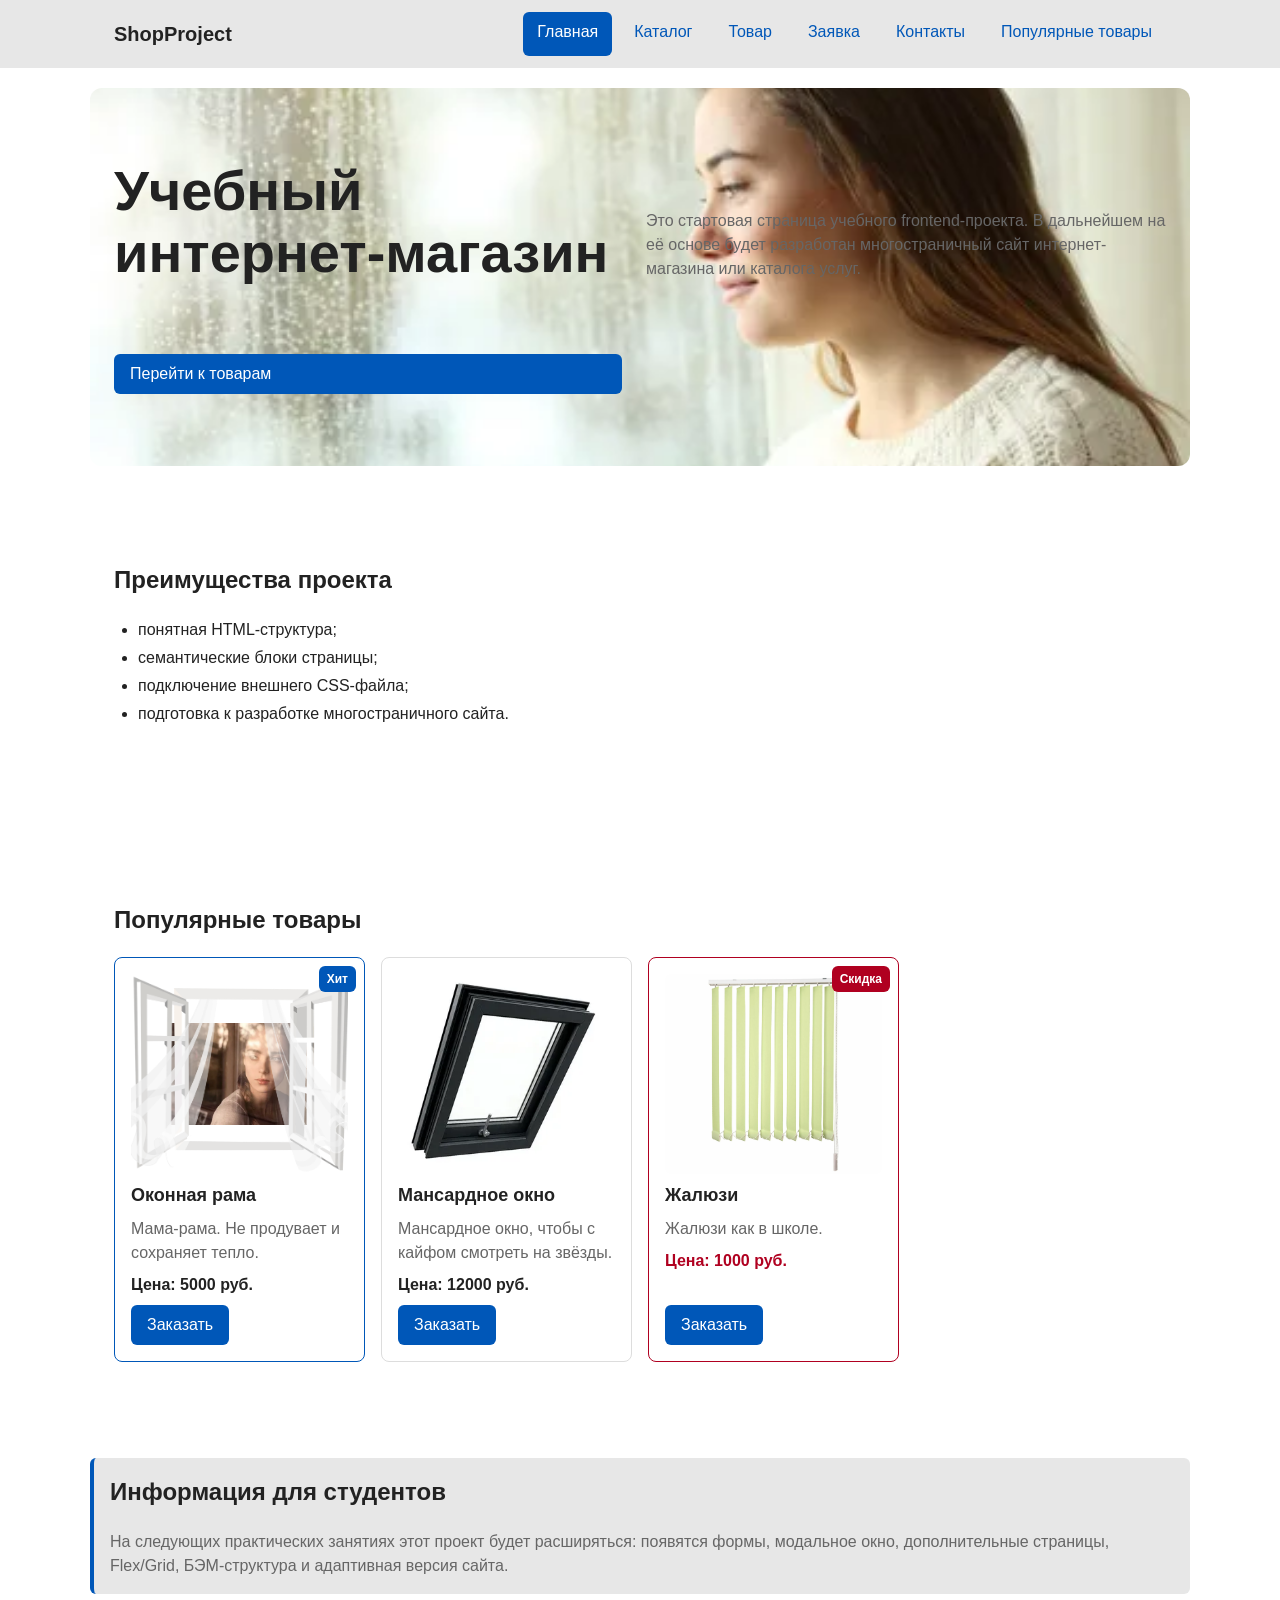
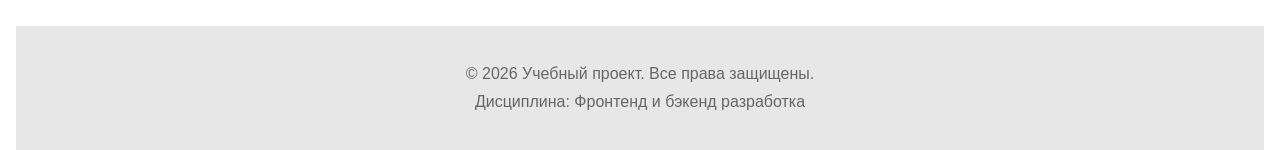
<file: index.html>
<!DOCTYPE html>
<html lang="ru">
<head>
  <meta charset="UTF-8">
  <meta name="viewport" content="width=device-width, initial-scale=1.0">
  <meta name="description" content="Учебный интернет-магазин: главная страница с популярными товарами.">
  <title>Учебный интернет-магазин — Главная</title>
  <link rel="stylesheet" href="css/style.css">
  <link rel="stylesheet" href="css/responsive.css">
  <script src="js/main.js" defer></script>
</head>
<body>

  <header class="site-header">
    <div class="site-header__inner">
      <a class="site-header__logo" href="index.html">ShopProject</a>

      <nav class="site-nav" aria-label="Основная навигация">
        <ul class="site-nav__list">
          <li class="site-nav__item">
            <a class="site-nav__link site-nav__link--active" href="index.html">Главная</a>
          </li>
          <li class="site-nav__item">
            <a class="site-nav__link" href="catalog.html">Каталог</a>
          </li>
          <li class="site-nav__item">
            <a class="site-nav__link" href="product.html">Товар</a>
          </li>
          <li class="site-nav__item">
            <a class="site-nav__link" href="order.html">Заявка</a>
          </li>
          <li class="site-nav__item">
            <a class="site-nav__link" href="contacts.html">Контакты</a>
          </li>
          <li class="site-nav__item">
            <a class="site-nav__link" href="#popular">Популярные товары</a>
          </li>
        </ul>
      </nav>
    </div>
  </header>

  <main>
    <section class="hero">
      <h1 class="hero__title">Учебный интернет-магазин</h1>
      <p class="hero__text">
        Это стартовая страница учебного frontend-проекта.
        В дальнейшем на её основе будет разработан многостраничный сайт
        интернет-магазина или каталога услуг.
      </p>
      <a class="button button--primary" href="#popular">Перейти к товарам</a>
    </section>

    <section class="section" id="advantages">
      <h2 class="section__title">Преимущества проекта</h2>
      <ul class="advantages-list">
        <li class="advantages-list__item">понятная HTML-структура;</li>
        <li class="advantages-list__item">семантические блоки страницы;</li>
        <li class="advantages-list__item">подключение внешнего CSS-файла;</li>
        <li class="advantages-list__item">подготовка к разработке многостраничного сайта.</li>
      </ul>
    </section>

    <section class="section" id="popular">
      <h2 class="section__title">Популярные товары</h2>

      <div class="products-grid">
        <article class="product-card product-card--featured">
          <span class="product-card__badge">Хит</span>
          <img src="images/i.webp" alt="Оконная рама" class="product-card__image">
          <h3 class="product-card__title">Оконная рама</h3>
          <p class="product-card__description">Мама-рама. Не продувает и сохраняет тепло.</p>
          <p class="product-card__price">Цена: 5000 руб.</p>
          <button class="button button--primary product-card__button" type="button" data-product="Оконная рама">
            Заказать
          </button>
        </article>

        <article class="product-card">
          <img src="images/окно мансардное.webp" alt="Мансардное окно" class="product-card__image">
          <h3 class="product-card__title">Мансардное окно</h3>
          <p class="product-card__description">Мансардное окно, чтобы с кайфом смотреть на звёзды.</p>
          <p class="product-card__price">Цена: 12000 руб.</p>
          <button class="button button--primary product-card__button" type="button" data-product="Мансардное окно">
            Заказать
          </button>
        </article>

        <article class="product-card product-card--discount">
          <span class="product-card__badge product-card__badge--sale">Скидка</span>
          <img src="images/жалюзи.webp" alt="Жалюзи" class="product-card__image">
          <h3 class="product-card__title">Жалюзи</h3>
          <p class="product-card__description">Жалюзи как в школе.</p>
          <p class="product-card__price">Цена: 1000 руб.</p>
          <button class="button button--primary product-card__button" type="button" data-product="Жалюзи">
            Заказать
          </button>
        </article>
      </div>
    </section>

    <aside class="aside-info">
      <h2 class="aside-info__title">Информация для студентов</h2>
      <p class="aside-info__text">
        На следующих практических занятиях этот проект будет расширяться:
        появятся формы, модальное окно, дополнительные страницы, Flex/Grid,
        БЭМ-структура и адаптивная версия сайта.
      </p>
    </aside>
  </main>

  <footer class="site-footer" id="contacts">
    <p class="site-footer__text">&copy; 2026 Учебный проект. Все права защищены.</p>
    <p class="site-footer__text">Дисциплина: Фронтенд и бэкенд разработка</p>
  </footer>

  <button class="to-top" id="to-top" type="button" aria-label="Наверх">↑</button>

  <dialog class="order-dialog" id="order-dialog" aria-labelledby="order-dialog-title">
    <h2 class="order-dialog__title" id="order-dialog-title">Оформление заявки</h2>

    <form class="order-form" id="order-form" action="#" method="post" novalidate>
      <input id="selected-product" name="selected-product" type="hidden">

      <div class="order-form__field">
        <label class="order-form__label" for="order-name">Имя</label>
        <input class="order-form__input" id="order-name" name="name" type="text"
               placeholder="Введите ваше имя" minlength="2" autocomplete="given-name" required>
      </div>

      <div class="order-form__field">
        <label class="order-form__label" for="order-email">E-mail</label>
        <input class="order-form__input" id="order-email" name="email" type="email"
               placeholder="example@mail.ru" autocomplete="email" required>
      </div>

      <div class="order-form__field">
        <label class="order-form__label" for="order-phone">Телефон</label>
        <input class="order-form__input" id="order-phone" name="phone" type="tel"
               inputmode="tel" placeholder="+7 (900) 000-00-00"
               pattern="^\+7 \(\d{3}\) \d{3}-\d{2}-\d{2}$" required>
        <small class="order-form__hint">Формат: +7 (900) 000-00-00</small>
      </div>

      <div class="order-form__field">
        <label class="order-form__label" for="order-date">Дата связи</label>
        <input class="order-form__input" id="order-date" name="date" type="date">
      </div>

      <div class="order-form__field">
        <label class="order-form__label" for="order-topic">Тема заявки</label>
        <select class="order-form__select" id="order-topic" name="topic" required>
          <option value="">Выберите тему</option>
          <option value="product">Заказ товара</option>
          <option value="consultation">Консультация</option>
          <option value="delivery">Доставка</option>
        </select>
      </div>

      <div class="order-form__field">
        <label class="order-form__label" for="order-comment">Комментарий</label>
        <textarea class="order-form__textarea" id="order-comment" name="comment" rows="4"
                  placeholder="Укажите дополнительную информацию"></textarea>
      </div>

      <div class="order-form__field order-form__field--checkbox">
        <label class="order-form__label order-form__label--checkbox">
          <input class="order-form__checkbox" id="order-agreement" name="agreement" type="checkbox" required>
          Я согласен на обработку данных
        </label>
      </div>

      <div class="order-form__actions">
        <button class="button button--secondary" type="button" id="close-order-dialog">Закрыть</button>
        <button class="button button--primary" type="submit">Отправить заявку</button>
      </div>
    </form>
  </dialog>

  <p class="success-message" id="success-message" hidden>Форма успешно отправлена!</p>

</body>
</html>
</file>
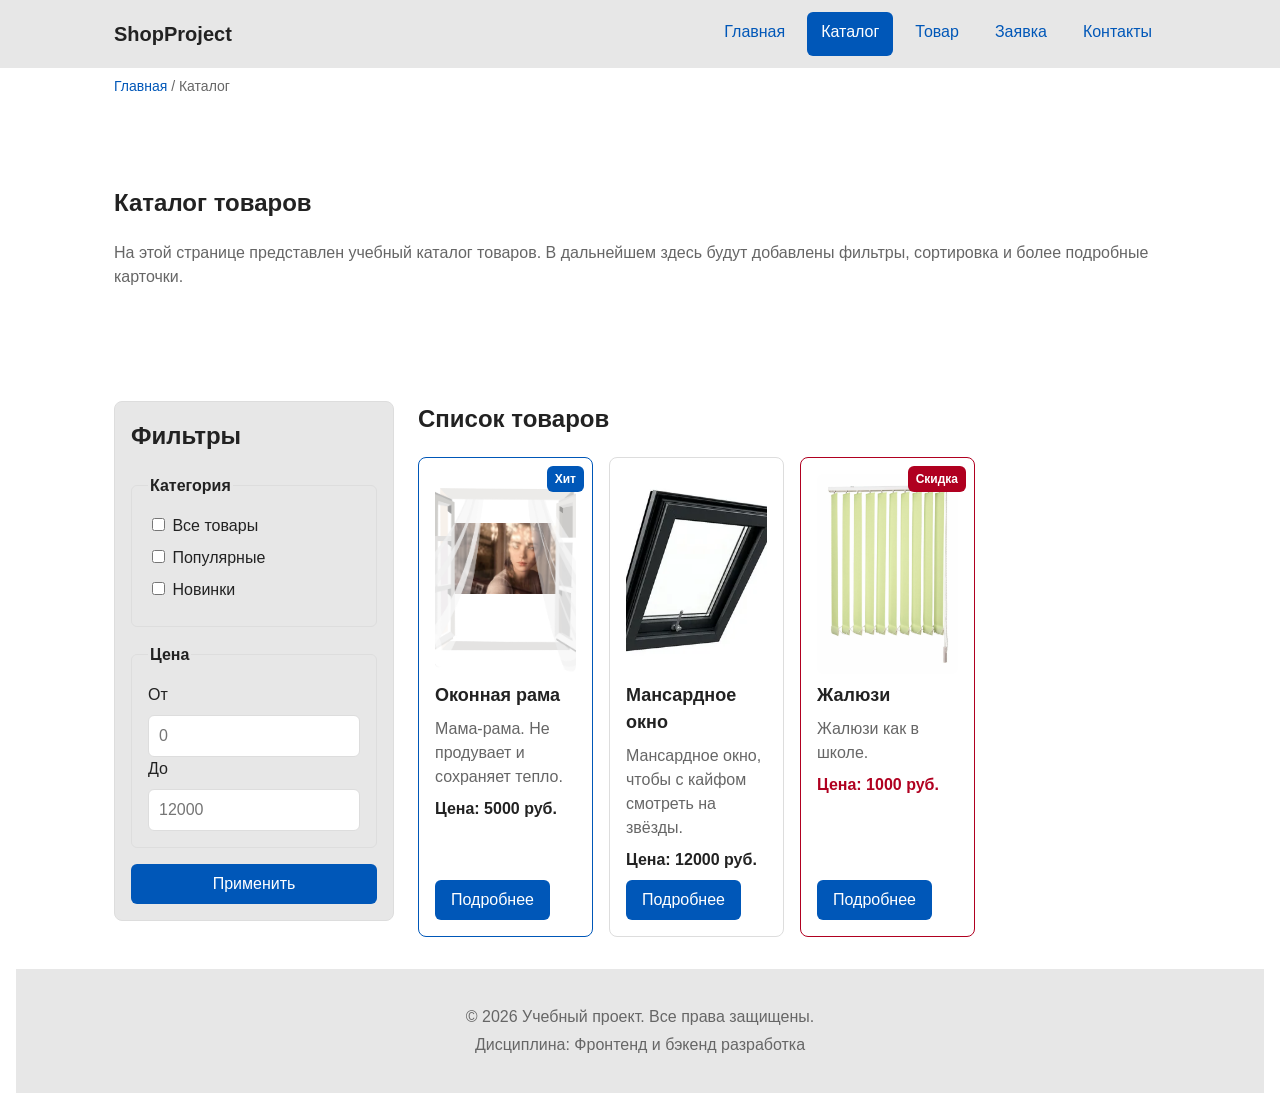
<file: catalog.html>
<!DOCTYPE html>
<html lang="ru">
<head>
  <meta charset="UTF-8">
  <meta name="viewport" content="width=device-width, initial-scale=1.0">
  <meta name="description" content="Каталог товаров учебного интернет-магазина.">
  <title>Каталог товаров — Учебный интернет-магазин</title>
  <link rel="stylesheet" href="css/style.css">
  <link rel="stylesheet" href="css/responsive.css">
</head>
<body>

  <header class="site-header">
    <div class="site-header__inner">
      <a class="site-header__logo" href="index.html">ShopProject</a>

      <nav class="site-nav" aria-label="Основная навигация">
        <ul class="site-nav__list">
          <li class="site-nav__item"><a class="site-nav__link" href="index.html">Главная</a></li>
          <li class="site-nav__item"><a class="site-nav__link site-nav__link--active" href="catalog.html">Каталог</a></li>
          <li class="site-nav__item"><a class="site-nav__link" href="product.html">Товар</a></li>
          <li class="site-nav__item"><a class="site-nav__link" href="order.html">Заявка</a></li>
          <li class="site-nav__item"><a class="site-nav__link" href="contacts.html">Контакты</a></li>
        </ul>
      </nav>
    </div>
  </header>

  <main>
    <nav class="breadcrumbs" aria-label="Хлебные крошки">
      <a class="breadcrumbs__link" href="index.html">Главная</a>
      <span class="breadcrumbs__current">Каталог</span>
    </nav>

    <section class="section">
      <h1 class="section__title">Каталог товаров</h1>
      <p class="section__text">
        На этой странице представлен учебный каталог товаров.
        В дальнейшем здесь будут добавлены фильтры, сортировка и более
        подробные карточки.
      </p>
    </section>

    <section class="catalog-layout">
      <aside class="catalog-filters">
        <h2 class="catalog-filters__title">Фильтры</h2>

        <form class="filters-form" action="#" method="get">
          <fieldset class="filters-form__group">
            <legend class="filters-form__legend">Категория</legend>

            <label class="filters-form__label">
              <input type="checkbox" name="category" value="all"> Все товары
            </label>
            <label class="filters-form__label">
              <input type="checkbox" name="category" value="popular"> Популярные
            </label>
            <label class="filters-form__label">
              <input type="checkbox" name="category" value="new"> Новинки
            </label>
          </fieldset>

          <fieldset class="filters-form__group">
            <legend class="filters-form__legend">Цена</legend>
            <label class="filters-form__label" for="price-from">От</label>
            <input class="filters-form__input" id="price-from" name="price-from" type="number" min="0" placeholder="0">
            <label class="filters-form__label" for="price-to">До</label>
            <input class="filters-form__input" id="price-to" name="price-to" type="number" min="0" placeholder="12000">
          </fieldset>

          <button class="button button--primary" type="submit">Применить</button>
        </form>
      </aside>

      <section class="catalog-products">
        <h2 class="section__title">Список товаров</h2>

        <div class="products-grid">
          <article class="product-card product-card--featured">
            <span class="product-card__badge">Хит</span>
            <img src="images/i.webp" alt="Оконная рама" class="product-card__image">
            <h3 class="product-card__title">Оконная рама</h3>
            <p class="product-card__description">Мама-рама. Не продувает и сохраняет тепло.</p>
            <p class="product-card__price">Цена: 5000 руб.</p>
            <a class="button button--primary product-card__button" href="product.html">Подробнее</a>
          </article>

          <article class="product-card">
            <img src="images/окно мансардное.webp" alt="Мансардное окно" class="product-card__image">
            <h3 class="product-card__title">Мансардное окно</h3>
            <p class="product-card__description">Мансардное окно, чтобы с кайфом смотреть на звёзды.</p>
            <p class="product-card__price">Цена: 12000 руб.</p>
            <a class="button button--primary product-card__button" href="product.html">Подробнее</a>
          </article>

          <article class="product-card product-card--discount">
            <span class="product-card__badge product-card__badge--sale">Скидка</span>
            <img src="images/жалюзи.webp" alt="Жалюзи" class="product-card__image">
            <h3 class="product-card__title">Жалюзи</h3>
            <p class="product-card__description">Жалюзи как в школе.</p>
            <p class="product-card__price">Цена: 1000 руб.</p>
            <a class="button button--primary product-card__button" href="product.html">Подробнее</a>
          </article>
        </div>
      </section>
    </section>
  </main>

  <footer class="site-footer">
    <p class="site-footer__text">&copy; 2026 Учебный проект. Все права защищены.</p>
    <p class="site-footer__text">Дисциплина: Фронтенд и бэкенд разработка</p>
  </footer>

  <button class="to-top" id="to-top" type="button" aria-label="Наверх">↑</button>

</body>
</html>
</file>
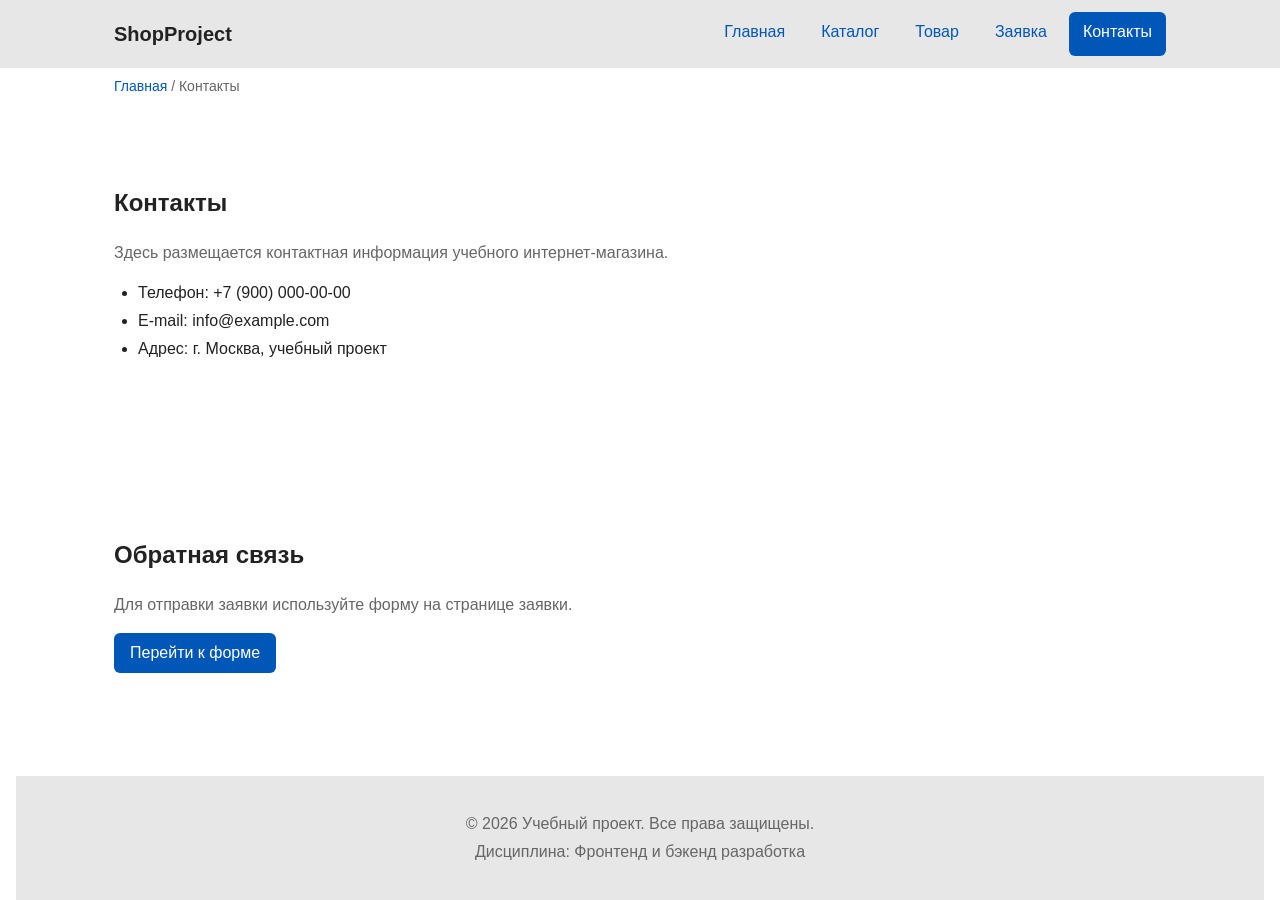
<file: contacts.html>
<!DOCTYPE html>
<html lang="ru">
<head>
  <meta charset="UTF-8">
  <meta name="viewport" content="width=device-width, initial-scale=1.0">
  <meta name="description" content="Контактная информация учебного интернет-магазина.">
  <title>Контакты — Учебный интернет-магазин</title>
  <link rel="stylesheet" href="css/style.css">
  <link rel="stylesheet" href="css/responsive.css">
</head>
<body>

  <header class="site-header">
    <div class="site-header__inner">
      <a class="site-header__logo" href="index.html">ShopProject</a>

      <nav class="site-nav" aria-label="Основная навигация">
        <ul class="site-nav__list">
          <li class="site-nav__item"><a class="site-nav__link" href="index.html">Главная</a></li>
          <li class="site-nav__item"><a class="site-nav__link" href="catalog.html">Каталог</a></li>
          <li class="site-nav__item"><a class="site-nav__link" href="product.html">Товар</a></li>
          <li class="site-nav__item"><a class="site-nav__link" href="order.html">Заявка</a></li>
          <li class="site-nav__item"><a class="site-nav__link site-nav__link--active" href="contacts.html">Контакты</a></li>
        </ul>
      </nav>
    </div>
  </header>

  <main>
    <nav class="breadcrumbs" aria-label="Хлебные крошки">
      <a class="breadcrumbs__link" href="index.html">Главная</a>
      <span class="breadcrumbs__current">Контакты</span>
    </nav>

    <section class="section">
      <h1 class="section__title">Контакты</h1>
      <p class="section__text">Здесь размещается контактная информация учебного интернет-магазина.</p>

      <ul class="contacts-list">
        <li class="contacts-list__item">Телефон: +7 (900) 000-00-00</li>
        <li class="contacts-list__item">E-mail: info@example.com</li>
        <li class="contacts-list__item">Адрес: г. Москва, учебный проект</li>
      </ul>
    </section>

    <section class="section" id="feedback">
      <h2 class="section__title">Обратная связь</h2>
      <p class="section__text">Для отправки заявки используйте форму на странице заявки.</p>
      <a class="button button--primary" href="order.html">Перейти к форме</a>
    </section>
  </main>

  <footer class="site-footer">
    <p class="site-footer__text">&copy; 2026 Учебный проект. Все права защищены.</p>
    <p class="site-footer__text">Дисциплина: Фронтенд и бэкенд разработка</p>
  </footer>

  <button class="to-top" id="to-top" type="button" aria-label="Наверх">↑</button>

</body>
</html>
</file>
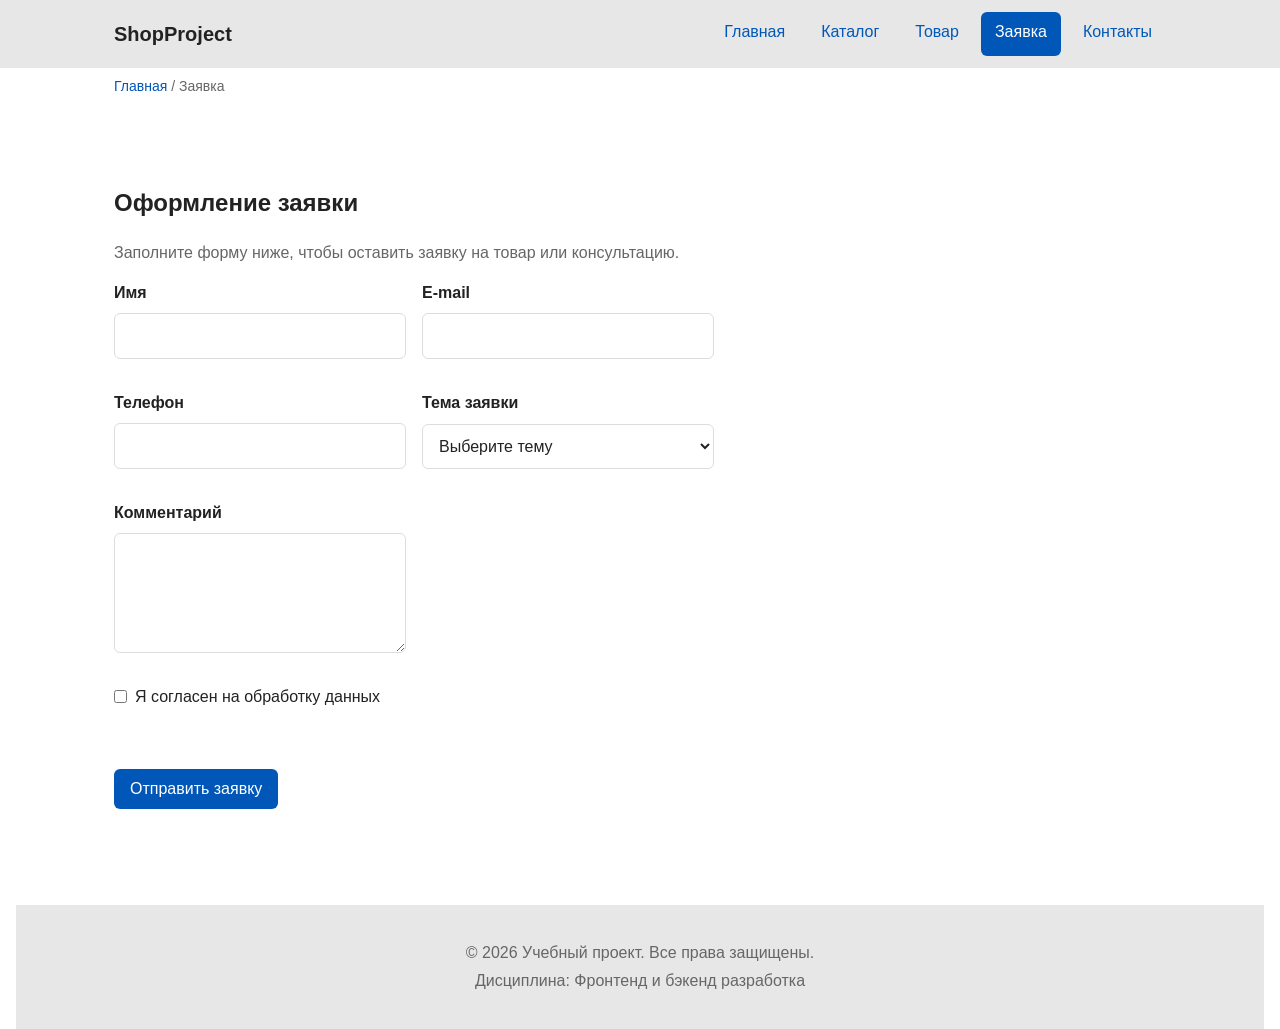
<file: order.html>
<!DOCTYPE html>
<html lang="ru">
<head>
  <meta charset="UTF-8">
  <meta name="viewport" content="width=device-width, initial-scale=1.0">
  <meta name="description" content="Оформление заявки в учебном интернет-магазине.">
  <title>Оформление заявки — Учебный интернет-магазин</title>
  <link rel="stylesheet" href="css/style.css">
  <link rel="stylesheet" href="css/responsive.css">
  <script src="js/main.js" defer></script>
</head>
<body>

  <header class="site-header">
    <div class="site-header__inner">
      <a class="site-header__logo" href="index.html">ShopProject</a>

      <nav class="site-nav" aria-label="Основная навигация">
        <ul class="site-nav__list">
          <li class="site-nav__item"><a class="site-nav__link" href="index.html">Главная</a></li>
          <li class="site-nav__item"><a class="site-nav__link" href="catalog.html">Каталог</a></li>
          <li class="site-nav__item"><a class="site-nav__link" href="product.html">Товар</a></li>
          <li class="site-nav__item"><a class="site-nav__link site-nav__link--active" href="order.html">Заявка</a></li>
          <li class="site-nav__item"><a class="site-nav__link" href="contacts.html">Контакты</a></li>
        </ul>
      </nav>
    </div>
  </header>

  <main>
    <nav class="breadcrumbs" aria-label="Хлебные крошки">
      <a class="breadcrumbs__link" href="index.html">Главная</a>
      <span class="breadcrumbs__current">Заявка</span>
    </nav>

    <section class="section">
      <h1 class="section__title">Оформление заявки</h1>
      <p class="section__text">
        Заполните форму ниже, чтобы оставить заявку на товар или консультацию.
      </p>

      <form class="order-form order-form--page" id="order-form-page" action="#" method="post" novalidate>
        <div class="order-form__field">
          <label class="order-form__label" for="order-name-page">Имя</label>
          <input class="order-form__input" id="order-name-page" name="name" type="text" required>
        </div>

        <div class="order-form__field">
          <label class="order-form__label" for="order-email-page">E-mail</label>
          <input class="order-form__input" id="order-email-page" name="email" type="email" required>
        </div>

        <div class="order-form__field">
          <label class="order-form__label" for="order-phone-page">Телефон</label>
          <input class="order-form__input" id="order-phone-page" name="phone" type="tel" required>
        </div>

        <div class="order-form__field">
          <label class="order-form__label" for="order-topic-page">Тема заявки</label>
          <select class="order-form__select" id="order-topic-page" name="topic" required>
            <option value="">Выберите тему</option>
            <option value="product">Заказ товара</option>
            <option value="consultation">Консультация</option>
            <option value="delivery">Доставка</option>
          </select>
        </div>

        <div class="order-form__field">
          <label class="order-form__label" for="order-comment-page">Комментарий</label>
          <textarea class="order-form__textarea" id="order-comment-page" name="comment" rows="4"></textarea>
        </div>

        <div class="order-form__field order-form__field--checkbox">
          <label class="order-form__label order-form__label--checkbox">
            <input class="order-form__checkbox" type="checkbox" name="agreement" required>
            Я согласен на обработку данных
          </label>
        </div>

        <div class="order-form__actions">
          <button class="button button--primary" type="submit">Отправить заявку</button>
        </div>
      </form>

      <p class="success-message" id="success-message-page" hidden>Форма успешно отправлена!</p>
    </section>
  </main>

  <footer class="site-footer">
    <p class="site-footer__text">&copy; 2026 Учебный проект. Все права защищены.</p>
    <p class="site-footer__text">Дисциплина: Фронтенд и бэкенд разработка</p>
  </footer>

  <button class="to-top" id="to-top" type="button" aria-label="Наверх">↑</button>

</body>
</html>
</file>
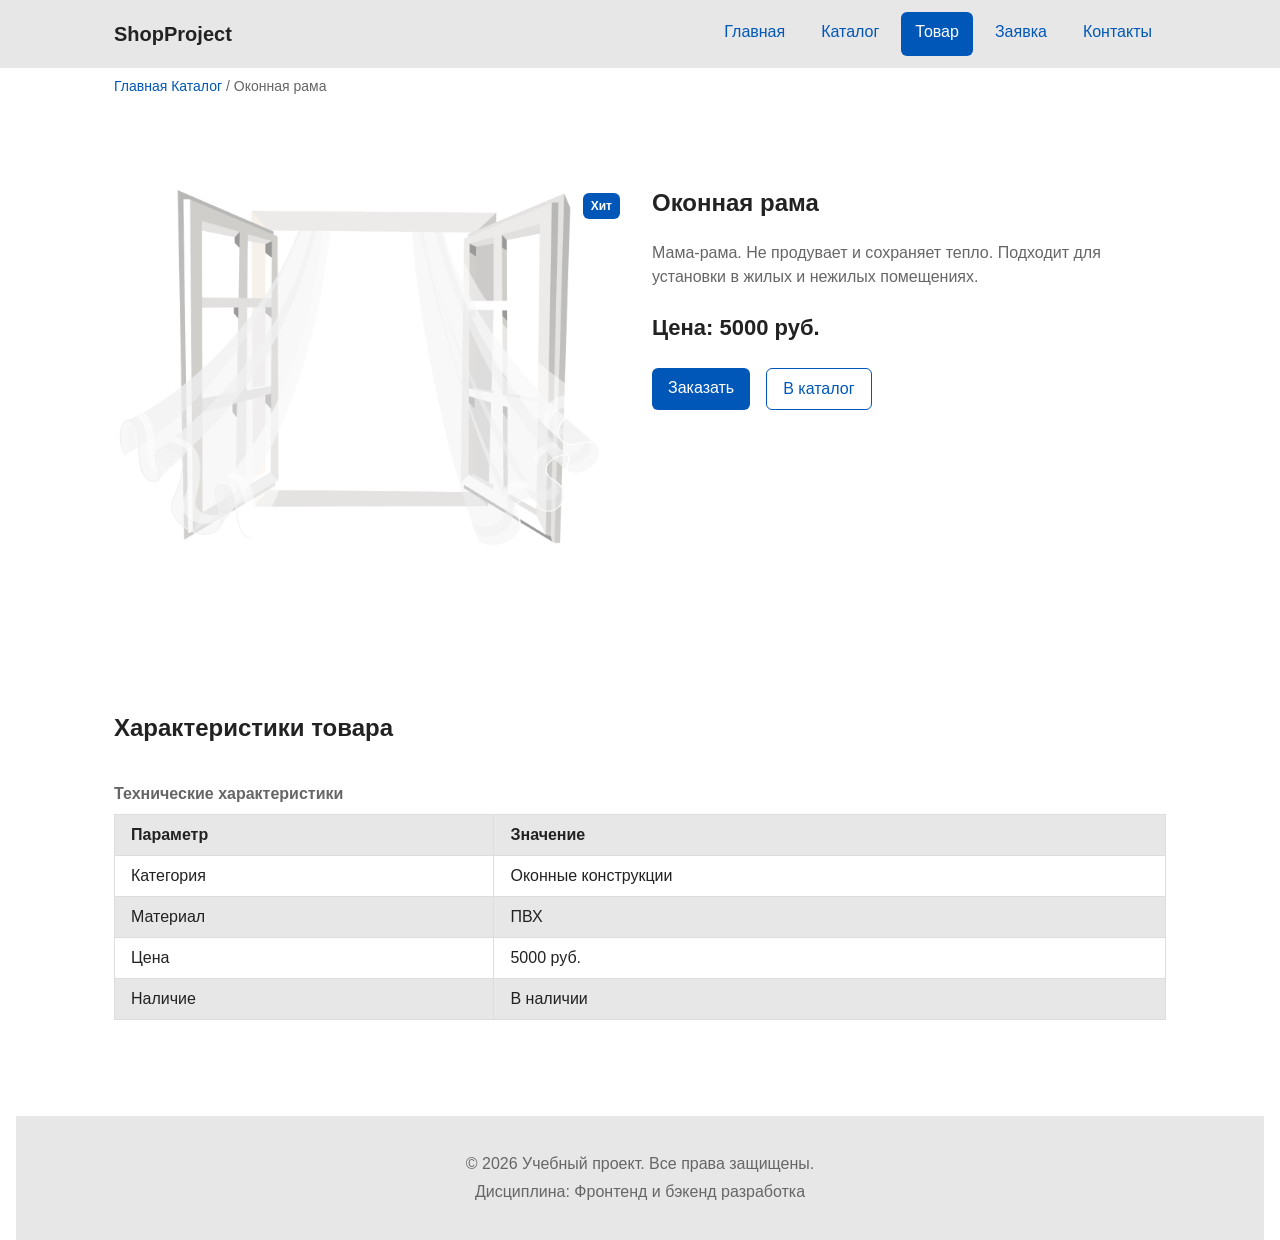
<file: product.html>
<!DOCTYPE html>
<html lang="ru">
<head>
  <meta charset="UTF-8">
  <meta name="viewport" content="width=device-width, initial-scale=1.0">
  <meta name="description" content="Карточка товара: характеристики, цена, заказ.">
  <title>Оконная рама — Учебный интернет-магазин</title>
  <link rel="stylesheet" href="css/style.css">
  <link rel="stylesheet" href="css/responsive.css">
  <script src="js/main.js" defer></script>
</head>
<body>

  <header class="site-header">
    <div class="site-header__inner">
      <a class="site-header__logo" href="index.html">ShopProject</a>

      <nav class="site-nav" aria-label="Основная навигация">
        <ul class="site-nav__list">
          <li class="site-nav__item"><a class="site-nav__link" href="index.html">Главная</a></li>
          <li class="site-nav__item"><a class="site-nav__link" href="catalog.html">Каталог</a></li>
          <li class="site-nav__item"><a class="site-nav__link site-nav__link--active" href="product.html">Товар</a></li>
          <li class="site-nav__item"><a class="site-nav__link" href="order.html">Заявка</a></li>
          <li class="site-nav__item"><a class="site-nav__link" href="contacts.html">Контакты</a></li>
        </ul>
      </nav>
    </div>
  </header>

  <main>
    <nav class="breadcrumbs" aria-label="Хлебные крошки">
      <a class="breadcrumbs__link" href="index.html">Главная</a>
      <a class="breadcrumbs__link" href="catalog.html">Каталог</a>
      <span class="breadcrumbs__current">Оконная рама</span>
    </nav>

    <section class="product-detail">
      <div class="product-detail__media">
        <span class="product-card__badge">Хит</span>
        <img src="images/i.webp" alt="Оконная рама" class="product-detail__image">
      </div>

      <div class="product-detail__info">
        <h1 class="product-detail__title">Оконная рама</h1>
        <p class="product-detail__description">
          Мама-рама. Не продувает и сохраняет тепло. Подходит для установки
          в жилых и нежилых помещениях.
        </p>
        <p class="product-detail__price">Цена: 5000 руб.</p>

        <div class="product-detail__actions">
          <a class="button button--primary" href="order.html">Заказать</a>
          <a class="button button--secondary" href="catalog.html">В каталог</a>
        </div>
      </div>
    </section>

    <section class="section">
      <h2 class="section__title">Характеристики товара</h2>
      <div class="table-wrapper"></div>
      <table class="product-table">
        <caption class="product-table__caption">Технические характеристики</caption>
        <thead class="product-table__head">
          <tr>
            <th class="product-table__th">Параметр</th>
            <th class="product-table__th">Значение</th>
          </tr>
        </thead>
        <tbody class="product-table__body">
          <tr class="product-table__row">
            <td class="product-table__td">Категория</td>
            <td class="product-table__td">Оконные конструкции</td>
          </tr>
          <tr class="product-table__row">
            <td class="product-table__td">Материал</td>
            <td class="product-table__td">ПВХ</td>
          </tr>
          <tr class="product-table__row">
            <td class="product-table__td">Цена</td>
            <td class="product-table__td">5000 руб.</td>
          </tr>
          <tr class="product-table__row">
            <td class="product-table__td">Наличие</td>
            <td class="product-table__td">В наличии</td>
          </tr>
        </tbody>
      </table>
      </div>
      </section>
    </section>
  </main>

  <footer class="site-footer">
    <p class="site-footer__text">&copy; 2026 Учебный проект. Все права защищены.</p>
    <p class="site-footer__text">Дисциплина: Фронтенд и бэкенд разработка</p>
  </footer>

  <button class="to-top" id="to-top" type="button" aria-label="Наверх">↑</button>

</body>
</html>
</file>
<file: css/style.css>
/* =========================================================
   1. Переменные проекта
   ========================================================= */
:root {
  --color-bg: #ffffff;
  --color-text: #222222;
  --color-muted: #666666;
  --color-primary: #0057b8;
  --color-primary-dark: #003f86;
  --color-border: #dddddd;
  --color-surface: #e7e7e7;
  --color-surface-accent: #eef5ff;
  --color-danger: #b00020;
  --color-success: #168a2f;
  --color-success-bg: #eefaf0;
  --color-white: #ffffff;

  --space-xs: 4px;
  --space-sm: 8px;
  --space-md: 16px;
  --space-lg: 24px;
  --space-xl: 32px;

  --radius-sm: 6px;
  --radius-md: 8px;
  --radius-lg: 12px;

  --container-width: 1100px;
}

/* =========================================================
   2. Базовые стили
   ========================================================= */
*,
*::before,
*::after {
  box-sizing: border-box;
}

html {
  scroll-behavior: smooth;
}

body {
  margin: 0;
  min-height: 100vh;
  display: flex;  
  flex-direction: column;
  font-family: Arial, sans-serif;
  line-height: 1.5;
  color: var(--color-text);
  background-color: var(--color-bg);
}
main{
  flex: 1;
}

a {
  color: var(--color-primary);
  text-decoration: none;
}

a:hover {
  color: var(--color-primary-dark);
}

a:focus-visible,
button:focus-visible,
input:focus-visible,
select:focus-visible,
textarea:focus-visible {
  outline: 2px solid var(--color-primary);
  outline-offset: 3px;
}

/* =========================================================
   3. Шапка сайта (sticky)
   ========================================================= */
.site-header {
  position: sticky;
  top: 0;
  z-index: 50;
  background-color: var(--color-surface);
}

.site-header__inner {
  max-width: var(--container-width);
  margin: 0 auto;
  padding: var(--space-lg);
  display: flex;
  flex-wrap: wrap;
  justify-content: space-between;
  align-items: center;
  gap: var(--space-md);
}

.site-header__logo {
  font-weight: 700;
  font-size: 20px;
  color: var(--color-text);
  text-decoration: none;
}

/* =========================================================
   4. Навигация
   ========================================================= */
.site-nav__list {
  display: flex;
  flex-wrap: wrap;
  align-items: center;
  gap: var(--space-sm);
  padding: 0;
  margin: 0;
  list-style: none;
}

.site-nav__item {
  display: inline-block;
}

.site-nav__link {
  display: inline-block;
  padding: var(--space-sm) var(--space-md);
  color: var(--color-primary);
  text-decoration: none;
  border-radius: var(--radius-sm);
  transition: background-color 0.2s ease, color 0.2s ease;
}

.site-nav__link:hover {
  color: var(--color-white);
  background-color: var(--color-primary);
}

.site-nav__link--active {
  color: var(--color-white);
  background-color: var(--color-primary);
}

/* =========================================================
   5. Универсальные блоки
   ========================================================= */
.section {
  max-width: var(--container-width);
  margin: 0 auto var(--space-xl);
  padding: 0 var(--space-lg);
}

.section__title {
  margin-top: 0;
  font-size: 24px;
}

.section__text {
  color: var(--color-muted);
}

.hero {
  max-width: var(--container-width);
  margin: 0 auto var(--space-xl);
  padding: var(--space-xl) var(--space-lg);
  background-color: var(--color-surface-accent);
  border-radius: var(--radius-lg);
  background: url('../images/баба в окне.webp') no-repeat;
  background-size: 100%;
  background-position: 10%;
  margin-top: 20px;
}

.hero__title {
  margin-top: 0;
}

.hero__text {
  color: var(--color-muted);
}

.aside-info {
  max-width: var(--container-width);
  margin: 0 auto var(--space-xl);
  padding: var(--space-md);
  border-left: 4px solid var(--color-primary);
  background-color: var(--color-surface);
  border-radius: var(--radius-sm);
}

.aside-info__title {
  margin-top: 0;
}

.aside-info__text {
  color: var(--color-muted);
  margin-bottom: 0;
}

.advantages-list {
  padding-left: var(--space-lg);
}

.advantages-list__item {
  margin-bottom: var(--space-xs);
}

/* =========================================================
   6. Сетка товаров
   ========================================================= */
.products-grid {
  display: grid;
  grid-template-columns: repeat(3, 1fr);
  gap: var(--space-lg);
}

/* =========================================================
   7. Карточка товара
   ========================================================= */
.product-card {
  position: relative;
  display: flex;
  flex-direction: column;
  gap: var(--space-sm);
  padding: var(--space-md);
  border: 1px solid var(--color-border);
  border-radius: var(--radius-md);
  background-color: var(--color-bg);
  transition: border-color 0.2s ease;
}

.product-card:hover {
  border-color: var(--color-primary);
  
}

.product-card--featured {
  border-color: var(--color-primary);
  background: url('../images/girl.webp') no-repeat;
  background-size: 60%;
  background-position: 50% 65px;
 
}

.product-card--discount {
  border-color: var(--color-danger);
}

.product-card__image {
  width: 100%;
  height: 200px;
  object-fit: cover;
  border-radius: var(--radius-sm);
  display: block;
}

.product-card__title {
  margin: 0;
  color: var(--color-text);
  font-size: 18px;
}

.product-card__description {
  margin: 0;
  color: var(--color-muted);
}

.product-card__price {
  margin: 0;
  font-weight: 700;
}

.product-card--discount .product-card__price {
  color: var(--color-danger);
}

.product-card__button {
  margin-top: auto;
  align-self: flex-start;
}

.product-card__badge {
  position: absolute;
  top: var(--space-sm);
  right: var(--space-sm);
  z-index: 2;
  padding: 4px 8px;
  font-size: 12px;
  font-weight: 700;
  color: var(--color-white);
  background-color: var(--color-primary);
  border-radius: var(--radius-sm);
}

.product-card__badge--sale {
  background-color: var(--color-danger);
}

/* =========================================================
   8. Хлебные крошки
   ========================================================= */
.breadcrumbs {
  max-width: var(--container-width);
  margin: 0 auto var(--space-md);
  padding: var(--space-sm) var(--space-lg);
  font-size: 14px;
  color: var(--color-muted);
}

.breadcrumbs__link {
  color: var(--color-primary);
}

.breadcrumbs__current::before {
  content: " / ";
  color: var(--color-muted);
}

/* =========================================================
   9. Кнопки
   ========================================================= */
.button {
  display: inline-block;
  padding: var(--space-sm) var(--space-md);
  font: inherit;
  color: var(--color-white);
  background-color: var(--color-primary);
  border: none;
  border-radius: var(--radius-sm);
  text-decoration: none;
  cursor: pointer;
  transition: background-color 0.2s ease, color 0.2s ease;
}

.button--primary {
  color: var(--color-white);
  background-color: var(--color-primary);
}

.button--primary:hover {
  background-color: var(--color-primary-dark);
}

.button--secondary {
  color: var(--color-primary);
  background-color: transparent;
  border: 1px solid var(--color-primary);
}

.button--secondary:hover {
  color: var(--color-white);
  background-color: var(--color-primary);
}

.button:disabled,
.button--disabled {
  opacity: 0.6;
  cursor: not-allowed;
}

/* =========================================================
   10. Форма заявки
   ========================================================= */
.order-form {
  display: block;
}

.order-form--page {
  max-width: 600px;
}

.order-form__field {
  margin-bottom: var(--space-md);
}

.order-form__field--checkbox {
  margin-bottom: var(--space-md);
}

.order-form__label {
  display: block;
  margin-bottom: var(--space-xs);
  font-weight: 600;
}

.order-form__label--checkbox {
  display: flex;
  align-items: center;
  gap: var(--space-sm);
  font-weight: 400;
}

.order-form__input,
.order-form__select,
.order-form__textarea {
  width: 100%;
  padding: 10px 12px;
  font: inherit;
  color: var(--color-text);
  background-color: var(--color-bg);
  border: 1px solid var(--color-border);
  border-radius: var(--radius-sm);
}

.order-form__input:hover,
.order-form__select:hover,
.order-form__textarea:hover {
  border-color: var(--color-primary);
}

.order-form__checkbox {
  width: auto;
  margin: 0;
}

.order-form__hint {
  display: block;
  margin-top: var(--space-xs);
  color: var(--color-muted);
  font-size: 12px;
}

.order-form__actions {
  display: flex;
  gap: var(--space-md);
  margin-top: var(--space-lg);
}

[aria-invalid="true"] {
  border-color: var(--color-danger);
}

/* =========================================================
   11. Модальное окно
   ========================================================= */
.order-dialog {
  position: relative;
  z-index: 200;
  width: min(100% - 32px, 560px);
  padding: var(--space-lg);
  border: none;
  border-radius: var(--radius-lg);
  background-color: var(--color-bg);
}

.order-dialog::backdrop {
  background-color: rgba(0, 0, 0, 0.5);
}

.order-dialog__title {
  margin-top: 0;
}

/* =========================================================
   12. Сообщение об успехе
   ========================================================= */
.success-message {
  max-width: var(--container-width);
  margin: var(--space-lg) auto;
  padding: var(--space-md);
  border-left: 4px solid var(--color-success);
  background-color: var(--color-success-bg);
}

/* =========================================================
   13. Каталог
   ========================================================= */
.catalog-layout {
  max-width: var(--container-width);
  margin: 0 auto var(--space-xl);
  padding: 0 var(--space-lg);
  display: grid;
  grid-template-columns: 260px 1fr;
  grid-template-areas: "filters products";
  gap: var(--space-lg);
}

.catalog-filters {
  grid-area: filters;
  align-self: start;
  position: sticky;
  top: 100px;
  z-index: 10;
  padding: var(--space-md);
  border: 1px solid var(--color-border);
  border-radius: var(--radius-md);
  background-color: var(--color-surface);
}

.catalog-filters__title {
  margin-top: 0;
}

.catalog-products {
  grid-area: products;
}

.filters-form {
  display: grid;
  gap: var(--space-md);
}

.filters-form__group {
  margin: 0;
  padding: var(--space-md);
  border: 1px solid var(--color-border);
  border-radius: var(--radius-sm);
}

.filters-form__legend {
  font-weight: 700;
}

.filters-form__label {
  display: block;
  margin-bottom: var(--space-sm);
}

.filters-form__input {
  width: 100%;
  padding: 8px 10px;
  font: inherit;
  border: 1px solid var(--color-border);
  border-radius: var(--radius-sm);
}

/* =========================================================
   14. Таблица характеристик
   ========================================================= */
.product-table {
  width: 100%;
  border-collapse: collapse;
  margin-top: var(--space-md);
  background-color: var(--color-bg);
}

.product-table__caption {
  caption-side: top;
  text-align: left;
  font-weight: 700;
  margin-bottom: var(--space-sm);
  color: var(--color-muted);
}

.product-table__th,
.product-table__td {
  padding: var(--space-sm) var(--space-md);
  border: 1px solid var(--color-border);
  text-align: left;
}

.product-table__th {
  background-color: var(--color-surface);
  font-weight: 700;
}

.product-table__row:nth-child(even) {
  background-color: var(--color-surface);
}

/* =========================================================
   15. Страница товара
   ========================================================= */
.product-detail {
  max-width: var(--container-width);
  margin: 0 auto var(--space-xl);
  padding: 0 var(--space-lg);
  display: grid;
  grid-template-columns: 1fr 1fr;
  gap: var(--space-xl);
  align-items: start;
}

.product-detail__media {
  position: relative;
}

.product-detail__image {
  width: 100%;
  height: auto;
  border-radius: var(--radius-md);
  display: block;
}

.product-detail__title {
  margin-top: 0;
}

.product-detail__description {
  color: var(--color-muted);
}

.product-detail__price {
  font-size: 22px;
  font-weight: 700;
}

.product-detail__actions {
  display: flex;
  gap: var(--space-md);
  margin-top: var(--space-lg);
}

/* =========================================================
   16. Контакты
   ========================================================= */
.contacts-list {
  padding-left: var(--space-lg);
}

.contacts-list__item {
  margin-bottom: var(--space-xs);
}

/* =========================================================
   17. Подвал
   ========================================================= */
.site-footer {
  padding: var(--space-lg);
  background-color: var(--color-surface);
  text-align: center;
}

.site-footer__text {
  margin: var(--space-xs) 0;
  color: var(--color-muted);
}

/* =========================================================
   18. Кнопка «Наверх» (fixed)
   ========================================================= */
.to-top {
  position: fixed;
  right: var(--space-lg);
  bottom: var(--space-lg);
  z-index: 150;
  width: 44px;
  height: 44px;
  padding: 0;
  font-size: 20px;
  line-height: 1;
  color: var(--color-white);
  background-color: var(--color-primary);
  border: none;
  border-radius: 50%;
  cursor: pointer;
  box-shadow: 0 2px 8px rgba(0, 0, 0, 0.2);
  display: none;
}

.to-top:hover {
  background-color: var(--color-primary-dark);
}

.to-top--visible {
  display: block;
}

/* =========================================================
   19. Якорные ссылки
   ========================================================= */
:target {
  outline: 2px dashed var(--color-primary);
  outline-offset: 4px;
}

/* =========================================================
   20. Адаптив
   ========================================================= */
@media (max-width: 900px) {
  .products-grid {
    grid-template-columns: repeat(2, 1fr);
  }

  .catalog-layout {
    grid-template-columns: 1fr;
    grid-template-areas: "filters" "products";
  }

  .catalog-filters {
    position: static;
  }

  .product-detail {
    grid-template-columns: 1fr;
  }
}

@media (max-width: 600px) {
  .products-grid {
    grid-template-columns: 1fr;
  }

  .site-header__inner {
    flex-direction: column;
    align-items: flex-start;
  }
}
</file>
<file: css/responsive.css>
/* ==========================================================
   Адаптивные стили для КР №3.
   Подход: Mobile First.
   Базовые стили — мобильный экран.
   Расширения — через @media (min-width: ...).
   ========================================================== */

/* ---------- Базовые правила ---------- */
*,
*::before,
*::after {
  box-sizing: border-box;
}

html {
  scroll-behavior: smooth;
}

img,
video {
  max-width: 100%;
  height: auto;
}

body {
  overflow-x: hidden;
}

/* ---------- Контейнеры и секции ---------- */
.container,
.main,
.section {
  width: min(100% - 32px, 1200px);
  margin-inline: auto;
}

.section {
  padding-block: clamp(24px, 5vw, 64px);
}

/* ---------- Шапка ---------- */
.site-header {
  position: static;
}

.site-header__inner {
  display: flex;
  flex-wrap: wrap;
  align-items: center;
  justify-content: space-between;
  gap: var(--space-md, 16px);
  width: min(100% - 32px, 1200px);
  margin-inline: auto;
  padding-block: 12px;
}

.site-header__logo {
  font-size: 1.25rem;
  font-weight: 700;
  text-decoration: none;
}

/* ---------- Навигация ---------- */
.site-nav__list {
  display: flex;
  flex-direction: column;
  gap: var(--space-sm, 8px);
  padding: 0;
  margin: 0;
  list-style: none;
}

.site-nav__link {
  display: block;
  padding: 12px 16px;
  min-height: 44px;
  line-height: 1.2;
}

@media (min-width: 768px) {
  .site-header {
    position: sticky;
    top: 0;
    z-index: 100;
  }

  .site-nav__list {
    flex-direction: row;
    flex-wrap: wrap;
    align-items: center;
  }

  .site-nav__link {
    padding: 10px 14px;
  }
}

/* ---------- Hero-блок ---------- */
.hero {
  display: grid;
  gap: var(--space-lg, 24px);
  align-items: center;
  width: min(100% - 32px, 1200px);
  margin-inline: auto;
  padding-block: clamp(24px, 6vw, 72px);
}

.hero__title {
  font-size: clamp(28px, 7vw, 56px);
  line-height: 1.1;
}

.hero__image {
  width: 100%;
  max-width: 520px;
  margin-inline: auto;
  border-radius: var(--radius-md, 8px);
}

@media (min-width: 900px) {
  .hero {
    grid-template-columns: minmax(0, 1fr) minmax(320px, 520px);
  }
}

/* ---------- Сетка карточек товаров ---------- */
.products-grid {
  display: grid;
  grid-template-columns: 1fr;
  gap: var(--space-md, 16px);
}

.product-card {
  min-width: 0;
}

.product-card__title,
.product-card__description {
  overflow-wrap: anywhere;
}

.product-card__image {
  display: block;
  width: 100%;
  aspect-ratio: 4 / 3;
  object-fit: cover;
  border-radius: var(--radius-md, 8px);
}

@media (min-width: 640px) {
  .products-grid {
    grid-template-columns: repeat(2, minmax(0, 1fr));
  }
}

@media (min-width: 1024px) {
  .products-grid {
    grid-template-columns: repeat(3, minmax(0, 1fr));
  }
}

@media (min-width: 1280px) {
  .products-grid {
    grid-template-columns: repeat(4, minmax(0, 1fr));
  }
}

/* ---------- Каталог: фильтр + товары ---------- */
.catalog-layout {
  display: grid;
  gap: var(--space-lg, 24px);
  width: min(100% - 32px, 1200px);
  margin-inline: auto;
}

.catalog-filters {
  order: -1;
}

@media (min-width: 1024px) {
  .catalog-layout {
    grid-template-columns: 280px minmax(0, 1fr);
    align-items: start;
  }

  .catalog-filters {
    position: sticky;
    top: 88px;
    order: initial;
  }
}

/* ---------- Карточка товара (страница product.html) ---------- */
.product-detail {
  display: grid;
  gap: var(--space-lg, 24px);
  width: min(100% - 32px, 1200px);
  margin-inline: auto;
  padding-block: clamp(24px, 5vw, 64px);
}

.product-detail__image {
  width: 100%;
  height: auto;
  border-radius: var(--radius-md, 8px);
}

@media (min-width: 900px) {
  .product-detail {
    grid-template-columns: minmax(0, 1fr) minmax(0, 1fr);
    align-items: start;
  }
}

/* ---------- Таблица характеристик ---------- */
.table-wrapper {
  overflow-x: auto;
  -webkit-overflow-scrolling: touch;
  width: 100%;
}

.product-table {
  width: 100%;
  min-width: 640px;
  border-collapse: collapse;
}

/* ---------- Форма заявки ---------- */
.order-form {
  display: grid;
  gap: var(--space-md, 16px);
}

.order-form__field {
  display: grid;
  gap: var(--space-xs, 8px);
}

.order-form__input,
.order-form__textarea,
.order-form__select {
  width: 100%;
  min-height: 44px;
  padding: 10px 12px;
  font: inherit;
}

.order-form__textarea {
  min-height: 120px;
  resize: vertical;
}

.order-form__field--checkbox,
.order-form__actions {
  grid-column: 1 / -1;
}

@media (min-width: 768px) {
  .order-form {
    grid-template-columns: repeat(2, minmax(0, 1fr));
  }

  .order-form__field--checkbox,
  .order-form__actions {
    grid-column: 1 / -1;
  }
}

/* ---------- Модальное окно ---------- */
.order-dialog {
  width: min(100% - 32px, 640px);
  max-height: calc(100dvh - 32px);
  overflow-y: auto;
  border: none;
  border-radius: var(--radius-md, 8px);
  padding: clamp(16px, 4vw, 32px);
}

/* ---------- Кнопка «Наверх» ---------- */
.to-top {
  position: fixed;
  right: 16px;
  bottom: 16px;
  z-index: 90;
  min-width: 44px;
  min-height: 44px;
  border-radius: 50%;
}

@media (min-width: 768px) {
  .to-top {
    right: 32px;
    bottom: 32px;
  }
}

/* ---------- Футер ---------- */
.site-footer {
  width: min(100% - 32px, 1920px);
  margin-inline: auto;
  padding-block: clamp(16px, 3vw, 32px);
  text-align: center;
}
</file>
